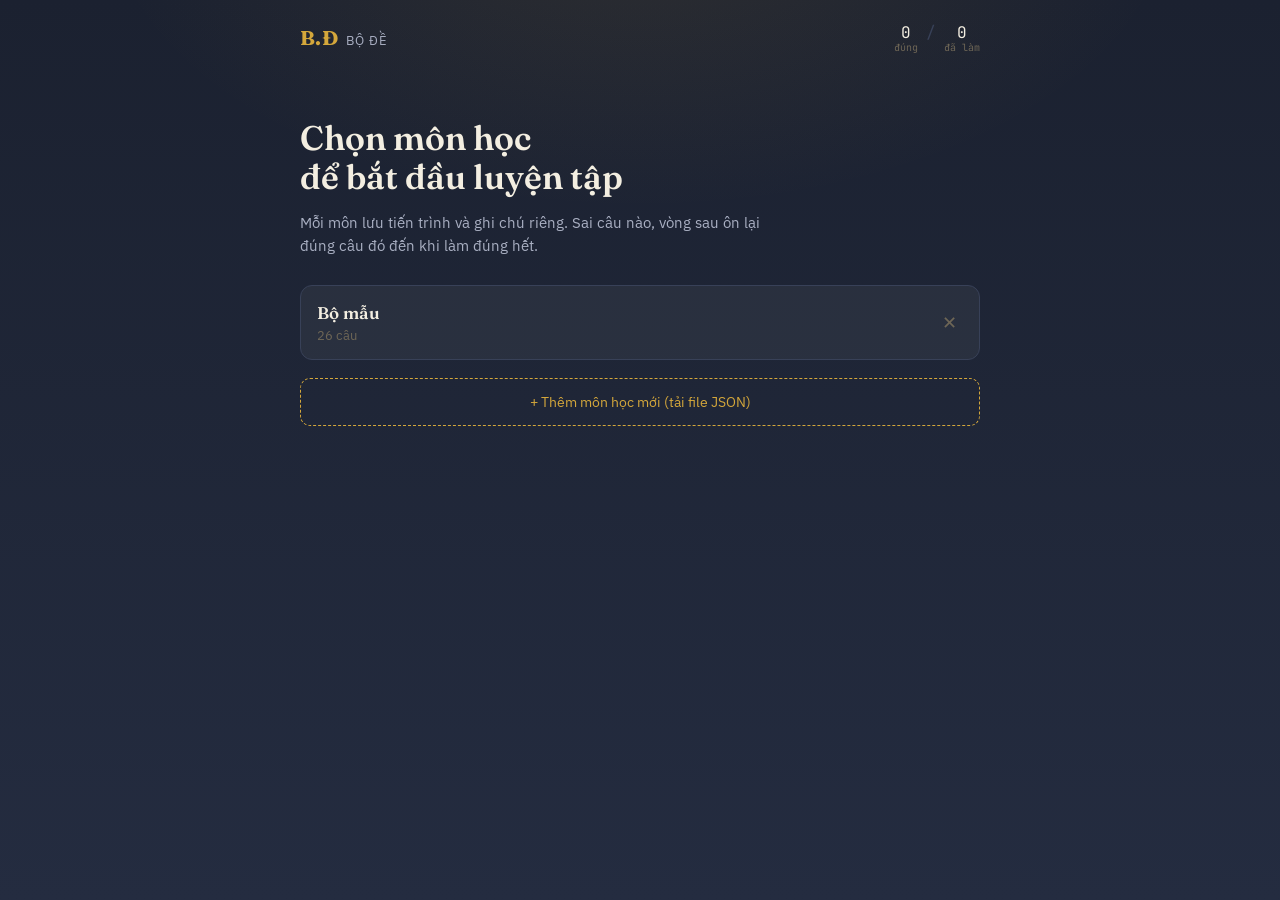
<file: quiz/index.html>
<!DOCTYPE html>
<html lang="vi">
<head>
<meta charset="UTF-8">
<meta name="viewport" content="width=device-width, initial-scale=1.0">
<title>Bộ Đề - Ứng dụng luyện quiz</title>
<link rel="preconnect" href="https://fonts.googleapis.com">
<link rel="preconnect" href="https://fonts.gstatic.com" crossorigin>
<link href="https://fonts.googleapis.com/css2?family=Fraunces:opsz,wght@9..144,500;9..144,600;9..144,700&family=IBM+Plex+Sans:wght@400;500;600&family=JetBrains+Mono:wght@400;500&display=swap" rel="stylesheet">
<link rel="stylesheet" href="style.css">
</head>
<body>

<div class="app" id="app">

  <!-- ===== HEADER ===== -->
  <header class="topbar">
    <div class="brand">
      <span class="brand-mark">B.Đ</span>
      <span class="brand-name" id="brandSubject">Bộ Đề</span>
    </div>
    <div class="topbar-stats" id="topbarStats" hidden>
      <span class="stat"><span class="stat-num" id="statScore">0</span><span class="stat-label">đúng</span></span>
      <span class="stat-sep">/</span>
      <span class="stat"><span class="stat-num" id="statSeen">0</span><span class="stat-label">đã làm</span></span>
    </div>
    <button class="btn-ghost" id="btnLibrary" hidden>Đổi môn</button>
  </header>

  <!-- ===== SCREEN: LIBRARY (danh sách môn học) ===== -->
  <section class="screen" id="screenLibrary">
    <div class="setup-wrap">
      <h1 class="setup-title">Chọn môn học<br>để bắt đầu luyện tập</h1>
      <p class="setup-sub">Mỗi môn lưu tiến trình và ghi chú riêng. Sai câu nào, vòng sau ôn lại đúng câu đó đến khi làm đúng hết.</p>

      <div class="subject-list" id="subjectList"></div>

      <label class="btn-upload btn-upload-block" for="fileInput">+ Thêm môn học mới (tải file JSON)
        <input type="file" id="fileInput" accept="application/json,.json" hidden>
      </label>
      <p class="setup-error" id="setupError" hidden></p>
    </div>
  </section>

  <!-- ===== SCREEN: CONFIG (thiết lập phiên học cho 1 môn) ===== -->
  <section class="screen" id="screenConfig" hidden>
    <div class="setup-wrap">
      <button class="btn-ghost btn-back" id="btnBackToLibrary">← Danh sách môn</button>
      <h1 class="setup-title" id="configTitle">Tên môn</h1>
      <p class="setup-sub" id="configSub">— câu hỏi</p>

      <div class="setup-row">
        <div class="field">
          <label class="field-label">Chương / chủ đề</label>
          <select id="categorySelect" class="field-control"></select>
        </div>
        <div class="field">
          <label class="field-label">Số câu</label>
          <select id="countSelect" class="field-control">
            <option value="10">10 câu</option>
            <option value="20" selected>20 câu</option>
            <option value="50">50 câu</option>
            <option value="100">100 câu</option>
            <option value="all">Tất cả</option>
          </select>
        </div>
        <div class="field">
          <label class="field-label">Chế độ</label>
          <select id="modeSelect" class="field-control">
            <option value="shuffle" selected>Xáo trộn</option>
            <option value="order">Theo thứ tự</option>
          </select>
        </div>
      </div>

      <button class="btn-primary btn-start" id="btnStart">Bắt đầu vòng 1</button>

      <div class="setup-resume" id="setupResume" hidden>
        <p id="resumeProgress"></p>
        <button class="btn-secondary" id="btnResume">Tiếp tục phiên trước</button>
      </div>
    </div>
  </section>

  <!-- ===== SCREEN: QUIZ ===== -->
  <section class="screen" id="screenQuiz" hidden>
    <div class="quiz-wrap">

      <div class="round-badge" id="roundBadge">Vòng 1</div>

      <div class="quiz-meta">
        <span class="quiz-index"><span id="quizCurrent">1</span> / <span id="quizTotal">20</span></span>
        <span class="quiz-cat" id="quizCat"></span>
      </div>

      <div class="progress-track">
        <div class="progress-fill" id="progressFill"></div>
      </div>

      <div class="deck">
        <div class="deck-shadow deck-shadow-3"></div>
        <div class="deck-shadow deck-shadow-2"></div>
        <div class="deck-shadow deck-shadow-1"></div>
        <div class="card" id="card">
          <p class="card-question" id="cardQuestion">Câu hỏi sẽ hiện ở đây</p>
          <div class="card-options" id="cardOptions"></div>

          <div class="note-box" id="noteBox" hidden>
            <div class="note-display" id="noteDisplay" hidden>
              <p class="note-label">Giải thích</p>
              <p class="note-text" id="noteText"></p>
              <button class="note-link" id="btnEditNote">Sửa</button>
            </div>
            <button class="note-add" id="btnAddNote" hidden>+ Thêm giải thích</button>
            <div class="note-edit" id="noteEdit" hidden>
              <textarea class="note-textarea" id="noteTextarea" rows="3" placeholder="Ghi giải thích của bạn cho câu này..."></textarea>
              <div class="note-edit-actions">
                <button class="btn-secondary btn-sm" id="btnCancelNote">Huỷ</button>
                <button class="btn-primary btn-sm" id="btnSaveNote">Lưu giải thích</button>
              </div>
            </div>
          </div>
        </div>
      </div>

      <div class="quiz-controls">
        <button class="btn-secondary" id="btnSkip">Bỏ qua</button>
        <button class="btn-primary" id="btnNext" disabled>Câu tiếp theo</button>
      </div>
    </div>
  </section>

  <!-- ===== SCREEN: ROUND COMPLETE (chuyển vòng) ===== -->
  <section class="screen" id="screenRoundComplete" hidden>
    <div class="result-wrap">
      <p class="result-eyebrow" id="roundDoneEyebrow">Xong vòng 1</p>
      <h1 class="result-score" id="roundDoneScore">8/10</h1>
      <p class="result-sub" id="roundDoneSub">2 câu sai sẽ được hỏi lại ở vòng sau.</p>
      <div class="result-actions">
        <button class="btn-primary" id="btnNextRound">Vào vòng tiếp theo</button>
        <button class="btn-secondary" id="btnStopHere">Dừng ở đây</button>
      </div>
    </div>
  </section>

  <!-- ===== SCREEN: RESULT (hoàn thành, đúng hết) ===== -->
  <section class="screen" id="screenResult" hidden>
    <div class="result-wrap">
      <p class="result-eyebrow">Đã thuộc hết bộ này 🎉</p>
      <h1 class="result-score" id="resultScore">10/10</h1>
      <p class="result-sub" id="resultSub"></p>

      <div class="result-actions">
        <button class="btn-primary" id="btnRetrySame">Làm lại bộ này</button>
        <button class="btn-secondary" id="btnRestart">Học môn khác</button>
      </div>
    </div>
  </section>

</div>

<script src="script.js"></script>
</body>
</html>
</file>
<file: quiz/style.css>
:root {
  --ink-deep:   #1B2130;
  --ink-deep-2: #242C40;
  --ink-line:   #384158;
  --card:       #F3EEE1;
  --card-line:  #E4DCC8;
  --paper-text: #241F19;
  --paper-muted:#6E6656;
  --fog:        #A9AFC2;
  --gold:       #D4A73B;
  --good:       #5C8A6B;
  --good-bg:    #E4EEE3;
  --bad:        #A6552E;
  --bad-bg:     #F1E1D5;

  --f-display: "Fraunces", Georgia, serif;
  --f-body: "IBM Plex Sans", -apple-system, sans-serif;
  --f-mono: "JetBrains Mono", ui-monospace, monospace;
}

* { box-sizing: border-box; }
html, body { height: 100%; }
body {
  margin: 0;
  background: var(--ink-deep);
  background-image:
    radial-gradient(ellipse 900px 500px at 50% -10%, rgba(212,167,59,0.10), transparent 60%),
    linear-gradient(180deg, var(--ink-deep) 0%, var(--ink-deep-2) 100%);
  color: var(--fog);
  font-family: var(--f-body);
  min-height: 100vh;
}

@media (prefers-reduced-motion: reduce) {
  * { animation-duration: 0.001ms !important; transition-duration: 0.001ms !important; }
}

.app { max-width: 720px; margin: 0 auto; padding: 0 20px 60px; }

/* ===== TOPBAR ===== */
.topbar {
  display: flex; align-items: center; justify-content: space-between;
  padding: 22px 0 18px;
}
.brand { display: flex; align-items: baseline; gap: 8px; }
.brand-mark {
  font-family: var(--f-display); font-weight: 700; font-size: 20px;
  color: var(--gold); letter-spacing: 0.02em;
}
.brand-name { font-family: var(--f-body); font-size: 13px; color: var(--fog); letter-spacing: 0.08em; text-transform: uppercase; }

.topbar-stats { display: flex; align-items: baseline; gap: 8px; font-family: var(--f-mono); }
.stat { display: flex; flex-direction: column; align-items: center; line-height: 1.1; }
.stat-num { font-size: 16px; color: var(--card); }
.stat-label { font-size: 10px; color: var(--paper-muted); }
.stat-sep { color: var(--ink-line); }

.btn-ghost {
  background: none; border: 1px solid var(--ink-line); color: var(--fog);
  font-family: var(--f-body); font-size: 13px; padding: 8px 14px; border-radius: 8px;
  cursor: pointer; transition: border-color .15s, color .15s;
}
.btn-ghost:hover { border-color: var(--gold); color: var(--gold); }

/* ===== SCREENS ===== */
.screen { padding-top: 20px; }

/* ===== SETUP ===== */
.setup-wrap { padding-top: 28px; }
.setup-title {
  font-family: var(--f-display); font-weight: 600; font-size: 34px; line-height: 1.15;
  color: var(--card); margin: 0 0 14px;
}
.setup-sub { font-size: 14.5px; line-height: 1.6; color: var(--fog); max-width: 52ch; margin: 0 0 28px; }

.setup-source {
  display: flex; align-items: center; justify-content: space-between; gap: 12px;
  background: rgba(243,238,225,0.05); border: 1px solid var(--ink-line); border-radius: 12px;
  padding: 14px 16px; margin-bottom: 8px;
}
.source-info { display: flex; flex-direction: column; gap: 2px; min-width: 0; }
.source-name { font-family: var(--f-mono); font-size: 13px; color: var(--card); overflow: hidden; text-overflow: ellipsis; white-space: nowrap; }
.source-count { font-size: 12px; color: var(--paper-muted); }
.btn-upload {
  flex-shrink: 0; background: none; border: 1px solid var(--gold); color: var(--gold);
  font-size: 13px; padding: 9px 14px; border-radius: 8px; cursor: pointer; transition: background .15s;
}
.btn-upload:hover { background: rgba(212,167,59,0.1); }

.setup-error {
  color: var(--bad); background: rgba(166,85,46,0.12); border: 1px solid var(--bad);
  border-radius: 8px; padding: 10px 14px; font-size: 13px; margin: 10px 0 0;
}

.setup-row { display: flex; gap: 14px; margin: 24px 0 30px; flex-wrap: wrap; }
.field { flex: 1; min-width: 140px; display: flex; flex-direction: column; gap: 6px; }
.field-label { font-size: 11px; text-transform: uppercase; letter-spacing: 0.07em; color: var(--paper-muted); }
.field-control {
  font-family: var(--f-body); font-size: 14px; background: var(--ink-deep-2); color: var(--card);
  border: 1px solid var(--ink-line); border-radius: 8px; padding: 10px 12px; cursor: pointer;
}
.field-control:focus-visible { outline: 2px solid var(--gold); outline-offset: 1px; }

.btn-primary {
  font-family: var(--f-body); font-weight: 600; font-size: 15px;
  background: var(--gold); color: var(--ink-deep); border: none; border-radius: 10px;
  padding: 14px 22px; cursor: pointer; transition: transform .12s, box-shadow .12s;
}
.btn-primary:hover:not(:disabled) { box-shadow: 0 6px 18px rgba(212,167,59,0.25); transform: translateY(-1px); }
.btn-primary:disabled { opacity: 0.4; cursor: not-allowed; }
.btn-primary:focus-visible { outline: 2px solid var(--card); outline-offset: 2px; }
.btn-start { width: 100%; }

.btn-secondary {
  font-family: var(--f-body); font-size: 14px; background: none; color: var(--card);
  border: 1px solid var(--ink-line); border-radius: 10px; padding: 13px 20px; cursor: pointer;
  transition: border-color .15s;
}
.btn-secondary:hover { border-color: var(--fog); }
.btn-secondary:focus-visible { outline: 2px solid var(--gold); outline-offset: 2px; }

.setup-resume {
  margin-top: 20px; padding: 14px 16px; border: 1px dashed var(--ink-line); border-radius: 10px;
  display: flex; align-items: center; justify-content: space-between; gap: 12px; flex-wrap: wrap;
  font-size: 13px;
}
.setup-resume p { margin: 0; color: var(--fog); }

/* ===== QUIZ ===== */
.quiz-wrap { padding-top: 10px; }
.quiz-meta { display: flex; align-items: center; justify-content: space-between; margin-bottom: 10px; }
.quiz-index { font-family: var(--f-mono); font-size: 13px; color: var(--card); }
.quiz-cat { font-size: 12px; color: var(--gold); text-transform: uppercase; letter-spacing: 0.06em; }

.progress-track { height: 3px; background: var(--ink-line); border-radius: 2px; overflow: hidden; margin-bottom: 44px; }
.progress-fill { height: 100%; background: var(--gold); width: 0%; transition: width .25s ease; }

/* the deck: signature element - card stack that visibly recedes as you progress */
.deck { position: relative; margin-bottom: 26px; }
.deck-shadow {
  position: absolute; left: 6px; right: 6px; background: var(--card-line); border-radius: 14px;
  opacity: 0.55; transition: opacity .2s;
}
.deck-shadow-1 { top: 10px; height: 100%; opacity: 0.75; }
.deck-shadow-2 { top: 18px; left: 12px; right: 12px; height: 100%; opacity: 0.5; }
.deck-shadow-3 { top: 26px; left: 18px; right: 18px; height: 100%; opacity: 0.28; }

.card {
  position: relative; background: var(--card); border-radius: 14px;
  padding: 34px 28px 28px; min-height: 220px;
  box-shadow: 0 20px 40px rgba(0,0,0,0.35);
  animation: cardIn .28s ease;
}
@keyframes cardIn { from { opacity: 0; transform: translateY(10px); } to { opacity: 1; transform: translateY(0); } }

.card-question {
  font-family: var(--f-display); font-weight: 600; font-size: 21px; line-height: 1.4;
  color: var(--paper-text); margin: 0 0 24px;
}

.card-options { display: flex; flex-direction: column; gap: 10px; }
.option {
  display: flex; align-items: center; gap: 12px; text-align: left;
  background: #fff; border: 1.5px solid var(--card-line); border-radius: 10px;
  padding: 13px 16px; font-family: var(--f-body); font-size: 14.5px; color: var(--paper-text);
  cursor: pointer; transition: border-color .12s, background .12s;
}
.option:hover:not(:disabled) { border-color: var(--gold); }
.option:focus-visible { outline: 2px solid var(--gold); outline-offset: 1px; }
.option-letter {
  flex-shrink: 0; width: 24px; height: 24px; border-radius: 50%; border: 1.5px solid var(--card-line);
  display: flex; align-items: center; justify-content: center; font-family: var(--f-mono); font-size: 11px;
  color: var(--paper-muted);
}
.option.is-correct { border-color: var(--good); background: var(--good-bg); }
.option.is-correct .option-letter { border-color: var(--good); color: var(--good); background: #fff; }
.option.is-wrong { border-color: var(--bad); background: var(--bad-bg); }
.option.is-wrong .option-letter { border-color: var(--bad); color: var(--bad); background: #fff; }
.option:disabled { cursor: default; }

.card-explain {
  margin: 18px 0 0; padding-top: 16px; border-top: 1px dashed var(--card-line);
  font-size: 13.5px; line-height: 1.55; color: var(--paper-muted);
}

.quiz-controls { display: flex; justify-content: space-between; gap: 12px; margin-top: 26px; }
.quiz-controls .btn-primary, .quiz-controls .btn-secondary { flex: 1; }

/* ===== RESULT ===== */
.result-wrap { padding-top: 40px; text-align: center; }
.result-eyebrow { font-size: 12px; text-transform: uppercase; letter-spacing: 0.1em; color: var(--gold); margin: 0 0 10px; }
.result-score { font-family: var(--f-display); font-size: 64px; color: var(--card); margin: 0 0 10px; }
.result-sub { color: var(--fog); font-size: 14.5px; margin: 0 0 30px; }
.result-actions { display: flex; gap: 10px; flex-wrap: wrap; justify-content: center; margin-bottom: 20px; }

.review-list { text-align: left; margin-top: 24px; display: flex; flex-direction: column; gap: 12px; }
.review-item {
  background: var(--card); border-radius: 12px; padding: 18px 20px; color: var(--paper-text);
}
.review-q { font-family: var(--f-display); font-weight: 600; font-size: 15.5px; margin: 0 0 10px; }
.review-your { font-size: 13px; color: var(--bad); margin: 0 0 4px; }
.review-correct { font-size: 13px; color: var(--good); margin: 0; }

/* ===== SUBJECT LIBRARY ===== */
.subject-list { display: flex; flex-direction: column; gap: 10px; margin: 26px 0 18px; }
.subject-card {
  display: flex; align-items: center; gap: 14px;
  background: rgba(243,238,225,0.05); border: 1px solid var(--ink-line); border-radius: 12px;
  padding: 16px 16px; cursor: pointer; transition: border-color .15s, background .15s;
  text-align: left;
}
.subject-card:hover { border-color: var(--gold); background: rgba(212,167,59,0.06); }
.subject-card-main { flex: 1; min-width: 0; }
.subject-card-name { font-family: var(--f-display); font-weight: 600; font-size: 17px; color: var(--card); margin: 0 0 4px; }
.subject-card-meta { font-size: 12.5px; color: var(--paper-muted); display: flex; gap: 10px; flex-wrap: wrap; }
.subject-card-progress { font-family: var(--f-mono); font-size: 11px; color: var(--gold); }
.subject-card-del {
  flex-shrink: 0; background: none; border: none; color: var(--paper-muted); font-size: 18px;
  cursor: pointer; padding: 6px; line-height: 1; border-radius: 6px; transition: color .15s, background .15s;
}
.subject-card-del:hover { color: var(--bad); background: rgba(166,85,46,0.1); }

.btn-upload-block {
  display: block; width: 100%; text-align: center; box-sizing: border-box;
  background: none; border: 1px dashed var(--gold); color: var(--gold);
  font-size: 14px; padding: 14px; border-radius: 10px; cursor: pointer; transition: background .15s;
}
.btn-upload-block:hover { background: rgba(212,167,59,0.08); }

.btn-back { margin-bottom: 18px; padding-left: 0; border: none; }
.btn-back:hover { color: var(--gold); border: none; }

/* ===== ROUND BADGE ===== */
.round-badge {
  display: inline-block; font-family: var(--f-mono); font-size: 12px; letter-spacing: 0.04em;
  color: var(--ink-deep); background: var(--gold); padding: 5px 12px; border-radius: 999px;
  margin-bottom: 14px;
}

/* ===== NOTE BOX (giải thích) ===== */
.note-box { margin-top: 18px; padding-top: 16px; border-top: 1px dashed var(--card-line); }
.note-label { font-size: 11px; text-transform: uppercase; letter-spacing: 0.06em; color: var(--paper-muted); margin: 0 0 6px; }
.note-text { font-size: 13.5px; line-height: 1.55; color: var(--paper-text); margin: 0 0 8px; white-space: pre-wrap; }
.note-link {
  background: none; border: none; color: var(--good); font-size: 12.5px; padding: 0; cursor: pointer; text-decoration: underline;
}
.note-add {
  background: none; border: 1px dashed var(--card-line); color: var(--paper-muted);
  font-size: 13px; padding: 9px 14px; border-radius: 8px; cursor: pointer; transition: border-color .15s, color .15s;
}
.note-add:hover { border-color: var(--gold); color: var(--gold); }
.note-textarea {
  width: 100%; box-sizing: border-box; font-family: var(--f-body); font-size: 13.5px;
  background: #fff; border: 1.5px solid var(--card-line); border-radius: 8px; padding: 10px 12px;
  color: var(--paper-text); resize: vertical; margin-bottom: 10px;
}
.note-textarea:focus-visible { outline: 2px solid var(--gold); }
.note-edit-actions { display: flex; gap: 8px; justify-content: flex-end; }
.btn-sm { padding: 8px 14px; font-size: 13px; }

@media (max-width: 480px) {
  .setup-title { font-size: 27px; }
  .result-score { font-size: 48px; }
  .setup-row { flex-direction: column; }
  .quiz-controls { flex-direction: column-reverse; }
  .subject-card { flex-wrap: wrap; }
}
</file>
